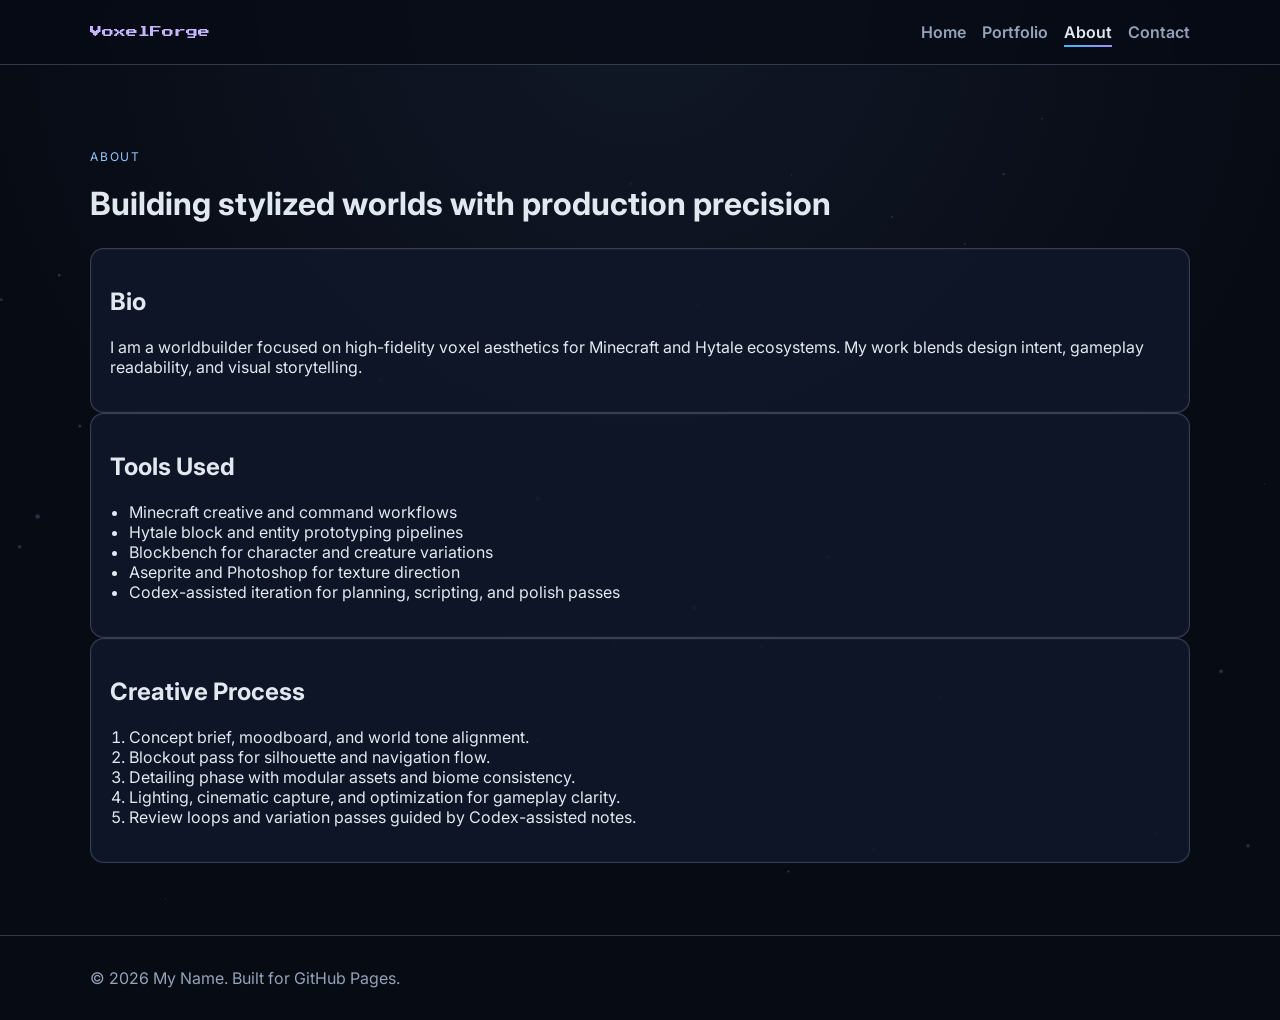
<file: about.html>
<!DOCTYPE html>
<html lang="en">
  <head>
    <meta charset="UTF-8" />
    <meta name="viewport" content="width=device-width, initial-scale=1.0" />
    <title>About | My Name – Minecraft & Hytale Worldbuilder</title>
    <meta
      name="description"
      content="Learn about my workflow, tools, and experience creating game worlds and assets in Minecraft and Hytale."
    />
    <meta property="og:title" content="About | Minecraft & Hytale Worldbuilder" />
    <meta
      property="og:description"
      content="Discover the process and toolset behind my production-ready voxel worldbuilding portfolio."
    />
    <meta property="og:type" content="website" />
    <meta property="og:image" content="./assets/thumbnails/og-cover.svg" />
    <meta property="og:url" content="./about.html" />
    <link rel="icon" type="image/svg+xml" href="./assets/images/favicon.svg" />
    <link rel="preconnect" href="https://fonts.googleapis.com" />
    <link rel="preconnect" href="https://fonts.gstatic.com" crossorigin />
    <link
      href="https://fonts.googleapis.com/css2?family=Inter:wght@400;500;600;700;800&family=Press+Start+2P&display=swap"
      rel="stylesheet"
    />
    <link rel="stylesheet" href="./assets/css/styles.css" />
    <script defer src="./assets/js/main.js"></script>
  </head>
  <body>
    <canvas id="particles" aria-hidden="true"></canvas>

    <header class="site-header">
      <nav class="navbar container" aria-label="Primary navigation">
        <a class="brand" href="./index.html">VoxelForge</a>
        <button class="nav-toggle" aria-label="Open menu" aria-expanded="false">☰</button>
        <ul class="nav-links">
          <li><a class="nav-link" href="./index.html">Home</a></li>
          <li><a class="nav-link" href="./portfolio.html">Portfolio</a></li>
          <li><a class="nav-link active" href="./about.html">About</a></li>
          <li><a class="nav-link" href="./contact.html">Contact</a></li>
        </ul>
      </nav>
    </header>

    <main class="container section prose">
      <header class="section-header">
        <p class="eyebrow">About</p>
        <h1>Building stylized worlds with production precision</h1>
      </header>

      <section class="card">
        <h2>Bio</h2>
        <p>
          I am a worldbuilder focused on high-fidelity voxel aesthetics for Minecraft and Hytale
          ecosystems. My work blends design intent, gameplay readability, and visual storytelling.
        </p>
      </section>

      <section class="card">
        <h2>Tools Used</h2>
        <ul>
          <li>Minecraft creative and command workflows</li>
          <li>Hytale block and entity prototyping pipelines</li>
          <li>Blockbench for character and creature variations</li>
          <li>Aseprite and Photoshop for texture direction</li>
          <li>Codex-assisted iteration for planning, scripting, and polish passes</li>
        </ul>
      </section>

      <section class="card">
        <h2>Creative Process</h2>
        <ol>
          <li>Concept brief, moodboard, and world tone alignment.</li>
          <li>Blockout pass for silhouette and navigation flow.</li>
          <li>Detailing phase with modular assets and biome consistency.</li>
          <li>Lighting, cinematic capture, and optimization for gameplay clarity.</li>
          <li>Review loops and variation passes guided by Codex-assisted notes.</li>
        </ol>
      </section>
    </main>

    <footer class="site-footer">
      <div class="container">
        <p>© <span id="year"></span> My Name. Built for GitHub Pages.</p>
      </div>
    </footer>
  </body>
</html>
</file>
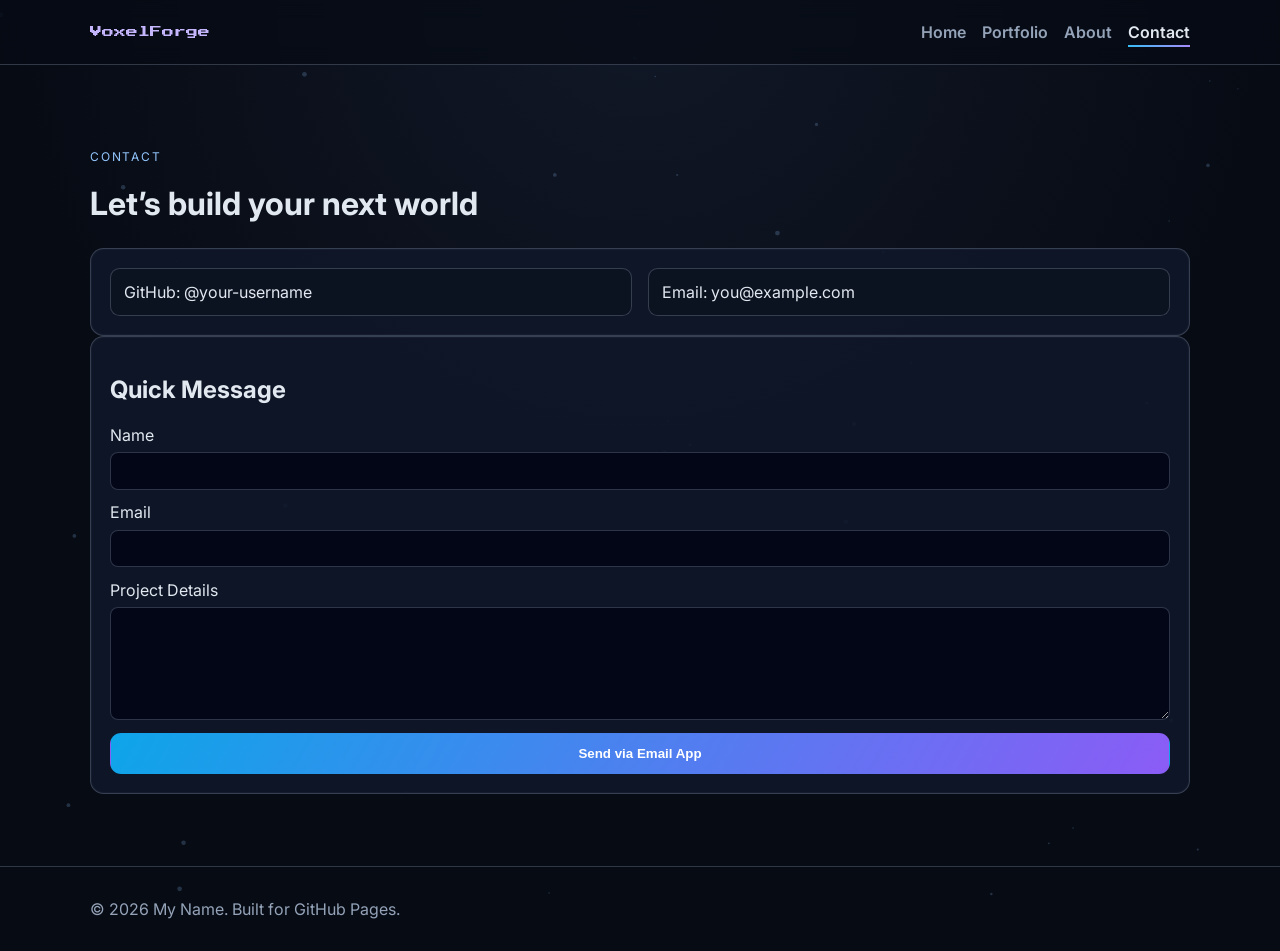
<file: contact.html>
<!DOCTYPE html>
<html lang="en">
  <head>
    <meta charset="UTF-8" />
    <meta name="viewport" content="width=device-width, initial-scale=1.0" />
    <title>Contact | My Name – Minecraft & Hytale Worldbuilder</title>
    <meta
      name="description"
      content="Get in touch for Minecraft and Hytale worldbuilding collaborations and commissions."
    />
    <meta property="og:title" content="Contact | Minecraft & Hytale Worldbuilder" />
    <meta
      property="og:description"
      content="Reach out through GitHub or email to discuss builds, assets, and game world pipelines."
    />
    <meta property="og:type" content="website" />
    <meta property="og:image" content="./assets/thumbnails/og-cover.svg" />
    <meta property="og:url" content="./contact.html" />
    <link rel="icon" type="image/svg+xml" href="./assets/images/favicon.svg" />
    <link rel="preconnect" href="https://fonts.googleapis.com" />
    <link rel="preconnect" href="https://fonts.gstatic.com" crossorigin />
    <link
      href="https://fonts.googleapis.com/css2?family=Inter:wght@400;500;600;700;800&family=Press+Start+2P&display=swap"
      rel="stylesheet"
    />
    <link rel="stylesheet" href="./assets/css/styles.css" />
    <script defer src="./assets/js/main.js"></script>
  </head>
  <body>
    <canvas id="particles" aria-hidden="true"></canvas>

    <header class="site-header">
      <nav class="navbar container" aria-label="Primary navigation">
        <a class="brand" href="./index.html">VoxelForge</a>
        <button class="nav-toggle" aria-label="Open menu" aria-expanded="false">☰</button>
        <ul class="nav-links">
          <li><a class="nav-link" href="./index.html">Home</a></li>
          <li><a class="nav-link" href="./portfolio.html">Portfolio</a></li>
          <li><a class="nav-link" href="./about.html">About</a></li>
          <li><a class="nav-link active" href="./contact.html">Contact</a></li>
        </ul>
      </nav>
    </header>

    <main class="container section prose">
      <header class="section-header">
        <p class="eyebrow">Contact</p>
        <h1>Let’s build your next world</h1>
      </header>

      <section class="card contact-grid">
        <a href="https://github.com/your-username" target="_blank" rel="noopener" class="contact-link"
          >GitHub: @your-username</a
        >
        <a href="mailto:you@example.com" class="contact-link">Email: you@example.com</a>
      </section>

      <section class="card">
        <h2>Quick Message</h2>
        <form
          action="mailto:you@example.com"
          method="post"
          enctype="text/plain"
          class="contact-form"
          aria-label="Send email form"
        >
          <label>
            Name
            <input type="text" name="name" required />
          </label>
          <label>
            Email
            <input type="email" name="email" required />
          </label>
          <label>
            Project Details
            <textarea name="message" rows="6" required></textarea>
          </label>
          <button type="submit" class="btn btn-primary">Send via Email App</button>
        </form>
      </section>
    </main>

    <footer class="site-footer">
      <div class="container">
        <p>© <span id="year"></span> My Name. Built for GitHub Pages.</p>
      </div>
    </footer>
  </body>
</html>
</file>
<file: assets/css/styles.css>
:root {
  --bg: #070b14;
  --bg-elev: #0f172a;
  --bg-card: rgba(15, 23, 42, 0.88);
  --text: #e2e8f0;
  --muted: #94a3b8;
  --primary: #38bdf8;
  --accent: #a78bfa;
  --border: rgba(148, 163, 184, 0.3);
  --glow: 0 0 0.6rem rgba(56, 189, 248, 0.4), 0 0 1.5rem rgba(167, 139, 250, 0.22);
}

* {
  box-sizing: border-box;
}

html {
  scroll-behavior: smooth;
}

body {
  margin: 0;
  font-family: "Inter", system-ui, sans-serif;
  color: var(--text);
  background: radial-gradient(circle at top, #111827, #070b14 55%);
  min-height: 100vh;
}

img,
video {
  max-width: 100%;
  display: block;
}

a {
  color: inherit;
}

#particles {
  position: fixed;
  inset: 0;
  z-index: -1;
  opacity: 0.35;
}

.container {
  width: min(1100px, 92vw);
  margin-inline: auto;
}

.site-header {
  position: sticky;
  top: 0;
  z-index: 20;
  background: rgba(7, 11, 20, 0.7);
  backdrop-filter: blur(10px);
  border-bottom: 1px solid var(--border);
}

.navbar {
  display: flex;
  justify-content: space-between;
  align-items: center;
  min-height: 4rem;
}

.brand {
  text-decoration: none;
  font-family: "Press Start 2P", cursive;
  font-size: 0.75rem;
  color: #c4b5fd;
}

.nav-toggle {
  background: transparent;
  border: 1px solid var(--border);
  color: var(--text);
  font-size: 1.2rem;
  border-radius: 0.5rem;
  padding: 0.2rem 0.6rem;
}

.nav-links {
  list-style: none;
  display: none;
  gap: 1rem;
  margin: 0;
  padding: 0;
}

.nav-links.open {
  display: grid;
  position: absolute;
  top: 4rem;
  left: 4%;
  right: 4%;
  background: var(--bg-elev);
  padding: 1rem;
  border: 1px solid var(--border);
  border-radius: 0.75rem;
}

.nav-link {
  text-decoration: none;
  color: var(--muted);
  font-weight: 600;
  position: relative;
  transition: color 0.25s ease;
}

.nav-link:hover,
.nav-link.active {
  color: var(--text);
}

.nav-link::after {
  content: "";
  position: absolute;
  left: 0;
  bottom: -0.3rem;
  width: 100%;
  height: 2px;
  background: linear-gradient(to right, var(--primary), var(--accent));
  transform: scaleX(0);
  transform-origin: left;
  transition: transform 0.3s ease;
}

.nav-link:hover::after,
.nav-link.active::after {
  transform: scaleX(1);
}

.hero {
  position: relative;
  min-height: 75vh;
  display: grid;
  place-items: center;
  overflow: hidden;
}

.hero-media {
  position: absolute;
  inset: 0;
  width: 100%;
  height: 100%;
  object-fit: cover;
}

.hero-overlay {
  position: absolute;
  inset: 0;
  background: linear-gradient(180deg, rgba(2, 6, 23, 0.48), rgba(2, 6, 23, 0.85));
}

.hero-content {
  position: relative;
  z-index: 2;
  text-align: center;
}

.eyebrow {
  text-transform: uppercase;
  letter-spacing: 0.15em;
  color: #93c5fd;
  font-size: 0.75rem;
}

h1,
h2 {
  line-height: 1.2;
}

.hero h1 {
  font-size: clamp(1.8rem, 4vw, 3.2rem);
}

.hero p {
  color: #dbeafe;
  max-width: 62ch;
  margin-inline: auto;
}

.hero-actions {
  display: flex;
  gap: 0.75rem;
  justify-content: center;
  flex-wrap: wrap;
}

.btn {
  text-decoration: none;
  border-radius: 0.7rem;
  padding: 0.75rem 1.1rem;
  font-weight: 700;
  border: 1px solid transparent;
  transition: transform 0.2s ease, box-shadow 0.2s ease;
}

.btn:hover {
  transform: translateY(-2px);
  box-shadow: var(--glow);
}

.btn-primary {
  background: linear-gradient(120deg, #0ea5e9, #8b5cf6);
  color: white;
}

.btn-ghost {
  border-color: var(--border);
  background: rgba(15, 23, 42, 0.6);
}

.section {
  padding: 4.5rem 0;
}

.section-header {
  margin-bottom: 1.5rem;
}

.intro-grid,
.contact-grid {
  display: grid;
  gap: 1rem;
}

.card {
  border: 1px solid var(--border);
  background: var(--bg-card);
  padding: 1.2rem;
  border-radius: 0.85rem;
  box-shadow: inset 0 0 0 1px rgba(255, 255, 255, 0.03);
}

.filter-bar {
  display: flex;
  flex-wrap: wrap;
  gap: 0.55rem;
  margin: 1rem 0 2rem;
}

.filter-btn {
  border: 1px solid var(--border);
  background: #111827;
  color: var(--text);
  border-radius: 999px;
  padding: 0.45rem 0.9rem;
  font-weight: 600;
  cursor: pointer;
}

.filter-btn.active,
.filter-btn:hover {
  border-color: #38bdf8;
  box-shadow: var(--glow);
}

.portfolio-grid {
  display: grid;
  gap: 1rem;
  grid-template-columns: repeat(auto-fill, minmax(220px, 1fr));
}

.portfolio-card {
  border-radius: 0.8rem;
  overflow: hidden;
  border: 1px solid var(--border);
  background: #0b1220;
  cursor: pointer;
  transition: transform 0.25s ease, opacity 0.25s ease;
}

.portfolio-card:hover {
  transform: translateY(-4px);
}

.portfolio-card.is-hidden {
  opacity: 0;
  transform: scale(0.97);
  pointer-events: none;
}

.portfolio-card img,
.portfolio-card video {
  aspect-ratio: 4 / 3;
  object-fit: cover;
}

.portfolio-body {
  padding: 0.8rem;
}

.tag-list {
  list-style: none;
  display: flex;
  flex-wrap: wrap;
  gap: 0.4rem;
  padding: 0;
  margin: 0.8rem 0 0;
}

.tag-list li {
  font-size: 0.78rem;
  color: #bfdbfe;
  background: rgba(30, 41, 59, 0.8);
  padding: 0.18rem 0.48rem;
  border-radius: 999px;
}

.modal {
  position: fixed;
  inset: 0;
  display: none;
  place-items: center;
  z-index: 35;
}

.modal.open {
  display: grid;
}

.modal-backdrop {
  position: absolute;
  inset: 0;
  background: rgba(2, 6, 23, 0.82);
}

.modal-panel {
  position: relative;
  width: min(980px, 92vw);
  max-height: 88vh;
  overflow: auto;
  border: 1px solid var(--border);
  border-radius: 0.9rem;
  background: var(--bg-elev);
  padding: 1rem;
}

.modal-close {
  position: sticky;
  top: 0.4rem;
  margin-left: auto;
  display: block;
  border: 1px solid var(--border);
  background: #020617;
  color: var(--text);
  border-radius: 0.4rem;
  width: 2rem;
  height: 2rem;
}

#modal-media img,
#modal-media video {
  width: 100%;
  border-radius: 0.6rem;
  margin-bottom: 1rem;
}

.prose ul,
.prose ol {
  padding-left: 1.2rem;
}

.contact-link {
  text-decoration: none;
  border: 1px solid var(--border);
  padding: 0.8rem;
  border-radius: 0.6rem;
  background: #0b1220;
}

.contact-form {
  display: grid;
  gap: 0.8rem;
}

.contact-form label {
  display: grid;
  gap: 0.45rem;
}

input,
textarea {
  width: 100%;
  border-radius: 0.5rem;
  border: 1px solid var(--border);
  background: #020617;
  color: var(--text);
  padding: 0.65rem;
}

.site-footer {
  border-top: 1px solid var(--border);
  color: var(--muted);
  padding: 1rem 0;
}

@media (min-width: 760px) {
  .nav-toggle {
    display: none;
  }

  .nav-links {
    display: flex;
  }

  .intro-grid {
    grid-template-columns: repeat(3, 1fr);
  }

  .contact-grid {
    grid-template-columns: repeat(2, 1fr);
  }
}
</file>
